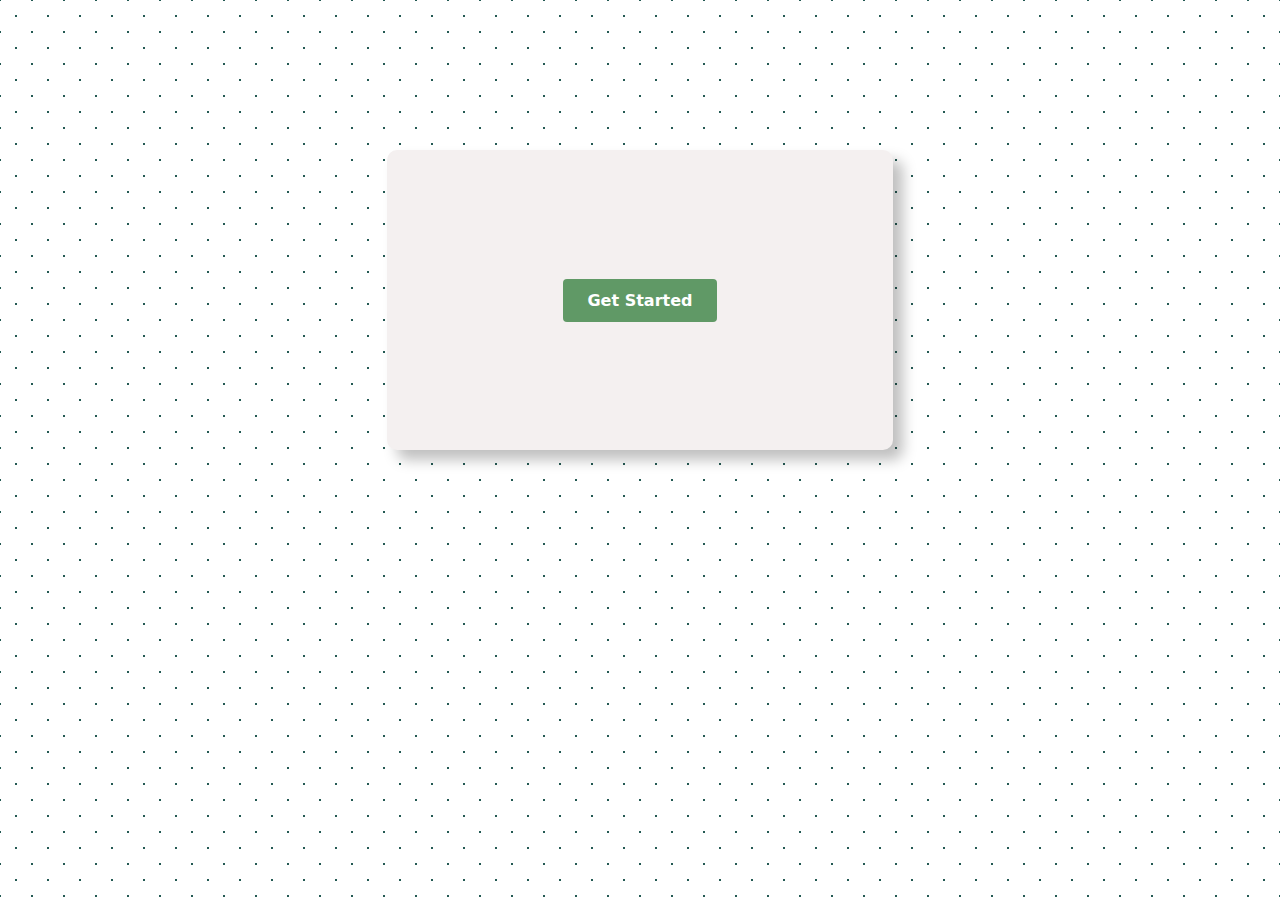
<file: index.html>
<!DOCTYPE html>
<html lang="en">
<head>
    <meta charset="UTF-8">
    <meta http-equiv="X-UA-Compatible" content="IE=edge">
    <meta name="viewport" content="width=device-width, initial-scale=1.0">
    <link rel="stylesheet" href="index.css">
    <title>Get Started</title>
</head>
<body>
    <div class="container">
        <a href="login.html" class="btn">Get Started</a>
    </div>
        
</body>
</html>
</file>
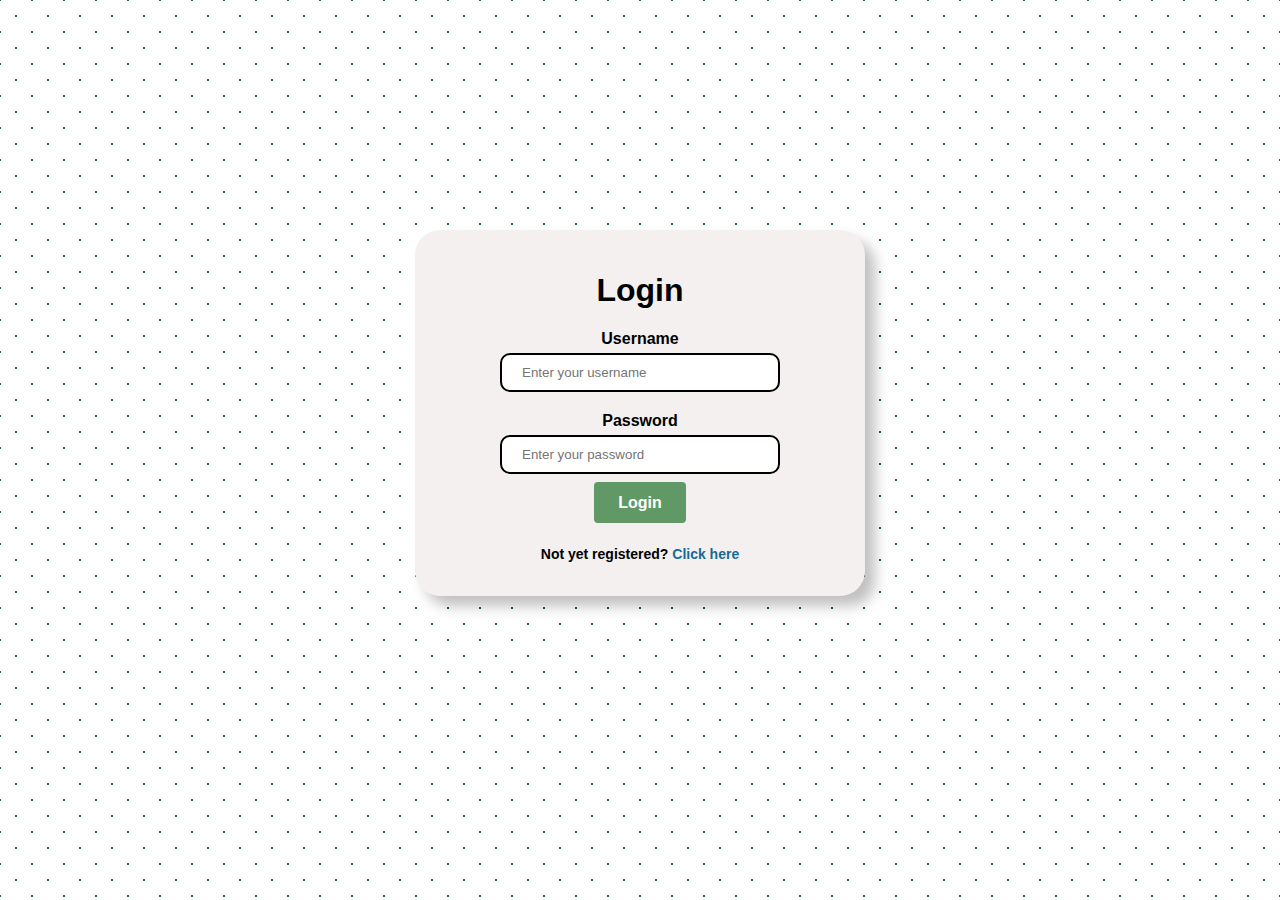
<file: login.html>
<!DOCTYPE html>
<html lang="en">
<head>
    <meta charset="UTF-8">
    <meta http-equiv="X-UA-Compatible" content="IE=edge">
    <meta name="viewport" content="width=device-width, initial-scale=1.0">
    <link rel="stylesheet" type="text/css" href="login.css">
    <title>Log In</title>
    
</head>
<body>
    <div class="container">
		<h1>Login</h1>
		<form>
			<label for="username">Username</label>
			<input type="text" id="username" name="username" placeholder="Enter your username">

			<label for="password">Password</label>
			<input type="password" id="password" name="password" placeholder="Enter your password">

			<a href="dashboard.html" class="login">Login</a>
		</form>
		<p>Not yet registered? <a href="registration.html">Click here</a></p>
	</div>

</body>
</html>
</file>
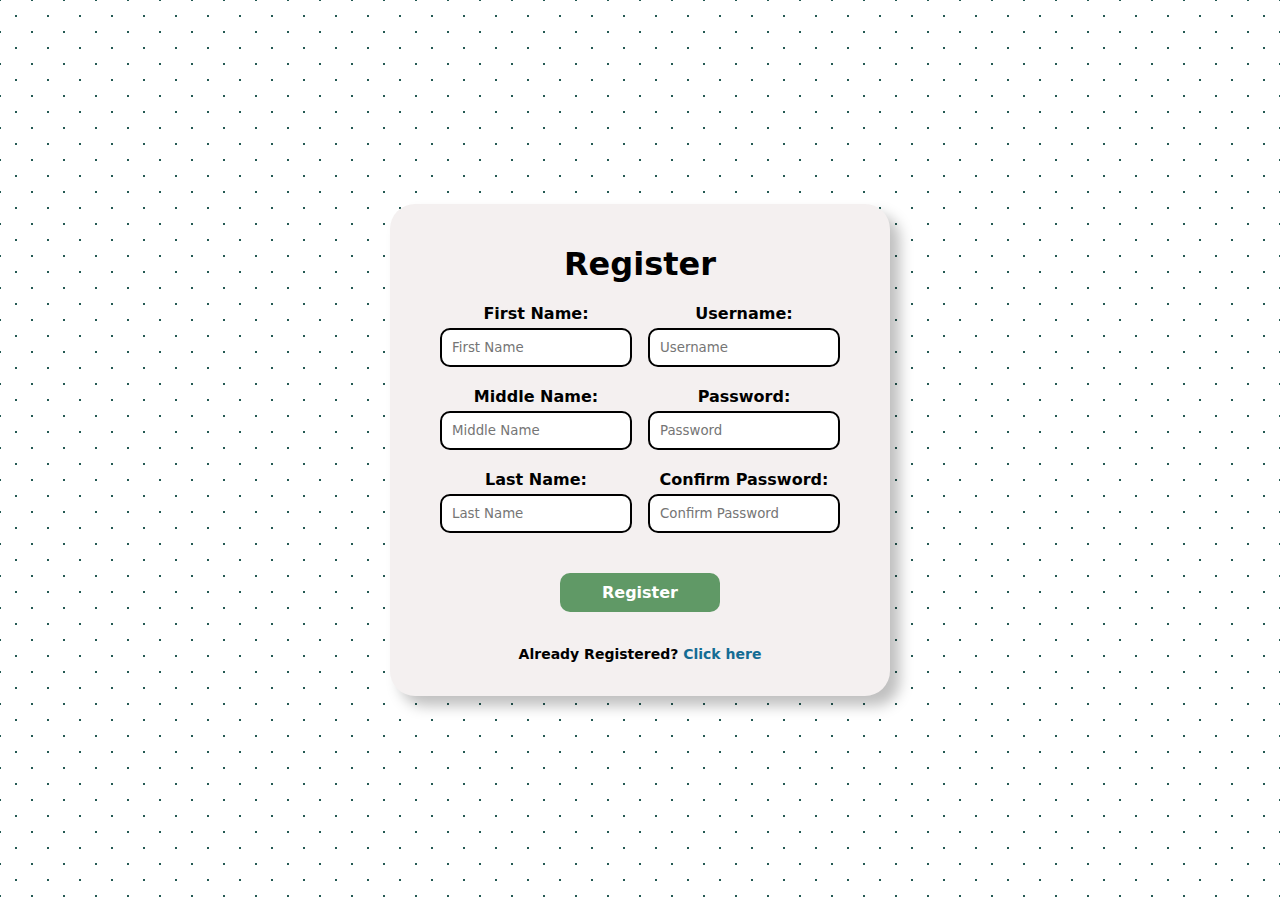
<file: registration.html>
<!DOCTYPE html>
<html lang="en">
<head>
    <meta charset="UTF-8">
    <meta http-equiv="X-UA-Compatible" content="IE=edge">
    <meta name="viewport" content="width=device-width, initial-scale=1.0">
    <link rel="stylesheet" href="registration.css">
    <title>Registration</title>
</head>
<body>
    <div class="container">
        <h1>Register</h1>
        
            <form action="insertuser.php" method="post">
                <div class="forms">
                <label for="first-name">First Name:</label>
                <input type="text" id="first-name" name="first-name" placeholder="First Name" required>
          
                <label for="middle-name">Middle Name:</label>
                <input type="text" id="middle-name" name="middle-name" placeholder="Middle Name">
          
        
                <label for="last-name">Last Name:</label>
                <input type="text" id="last-name" name="last-name" placeholder="Last Name" required>
          
                <label for="username">Username:</label>
                <input type="text" id="username" name="username" placeholder="Username" required>
         
                <label for="password">Password:</label>
                <input type="password" id="password" name="password" placeholder="Password" required>
    
                <label for="confirm-password">Confirm Password:</label>
                <input type="password" id="confirm-password" name="confirm-password" placeholder="Confirm Password" required>
            </div> 
        
                <button type="submit">Register</button>
            </form>
        
        
      <p>Already Registered? <a href="login.html">Click here</a></p>
    </div>
</body>
</html>
</file>
<file: index.css>
body{
    font-family: system-ui, -apple-system, BlinkMacSystemFont, 'Segoe UI', Roboto, Oxygen, Ubuntu, Cantarell, 'Open Sans', 'Helvetica Neue', sans-serif;
    background-image:  radial-gradient(#245953 0.8px, transparent 0.8px), radial-gradient(#245953 0.8px, #ffffff 0.8px);
    background-size: 32px 32px;
    background-position: 0 0,16px 16px;
}
.container{
    display: flex;
    justify-content: center;
    align-items: center;
    background-color: #f4f0f0;
    border-radius: 10px;
    box-shadow: 10px 10px 14px 0px rgba(0, 0, 0, 0.25);
    margin: 150px auto 0;
    width: 40%;
    height: 300px;
}
.btn {
    background-color: #609966;
    border: none;
    border-radius: 4px;
    padding: 12px 24px;
  }
.btn:hover{
    background-color: #245953;
    border: none;
    border-radius: 4px;
    padding: 12px 24px;
  }
  a {
    color: #fff;
    text-decoration: none;
    font-weight: bold;
  }
  @media (max-width: 600px){
    .container{
        display: flex;
        justify-content: center;
        background-color: #f4f0f0;
        border-radius: 10px;
        box-shadow: 10px 10px 14px 0px rgba(0, 0, 0, 0.25);
        margin: 30% auto;
        width: 90%;
        height: 500px;
    }
  }
</file>
<file: login.css>
*{
    font-family: Open Sans, 'Helvetica Neue', sans-serif;
}
body {
    display: flex;
    justify-content: center;
    align-items: center;
    height: 90vh;
    background-color: #ffffff;
    opacity: 1;
    background-image:  radial-gradient(#245953 0.8px, transparent 0.8px), radial-gradient(#245953 0.8px, #ffffff 0.8px);
    background-size: 32px 32px;
    background-position: 0 0,16px 16px;
}

.container {
    border-radius: 25px;
    max-width: 350px;
    background-color: #F4F0F0;
    box-shadow: 10px 10px 14px 0px rgba(0, 0, 0, 0.25);
    padding: 20px 50px;
    text-align: center;
}
label{
    font-weight: 700;
}
input[type="text"], input[type="password"] {
    width: 80%;
    padding: 10px;
    margin-top: 5px;
    border: 2px solid black;
    border-radius: 10px;
    box-sizing: border-box;
    margin-bottom: 20px;
    padding-left: 20px;
}

button[type="submit"] {
    background-color: #609966;
    color: #fff;
    border: none;
    border-radius: 10px;
    padding: 10px 20px;
    margin-top: 20px;
    cursor: pointer;
    width: 40%;
    font-weight: 700;
    font-size: 1em;
}
button[type="submit"]:hover{
    background-color: #245953;
}
.login {
    background-color: #609966;
    border: none;
    border-radius: 4px;
    padding: 12px 24px;
  }
.login:hover{
    background-color: #245953;
    border: none;
    border-radius: 4px;
    padding: 12px 24px;
  }
  a {
    color: #fff;
    text-decoration: none;
    font-weight: bold;
  }
.login{
    color: white;
}
a {
    color: #146C94;
    text-decoration: none;
}
p{
    padding-top: 20px;
    font-weight: 700;
    font-size: 14px;
}
</file>
<file: registration.css>
* {
    font-family: system-ui, -apple-system, BlinkMacSystemFont, 'Segoe UI', Roboto, Oxygen, Ubuntu, Cantarell, 'Open Sans', 'Helvetica Neue', sans-serif;
    box-sizing: border-box;
}
  
body {
    
    display: flex;
    justify-content: center;
    align-items: center;
    height: 100vh;
    margin: 0;
    background-color: #ffffff;
    opacity: 1;
    background-image:  radial-gradient(#245953 0.8px, transparent 0.8px), radial-gradient(#245953 0.8px, #ffffff 0.8px);
    background-size: 32px 32px;
    background-position: 0 0,16px 16px;
}
.container {
    max-width: 500px;
    background-color: #F4F0F0;
    box-shadow: 10px 10px 14px 0px rgba(0, 0, 0, 0.25);
    padding: 20px 50px;
    text-align: center;
    border-radius: 25px;
}
.forms{
    column-count: 2;
}

label {
    font-weight: 700;
}
input[type="text"],
input[type="password"] {
    padding: 10px;
    margin-top: 5px;
    border: 2px solid black;
    border-radius: 10px;
    box-sizing: border-box;
    margin-bottom: 20px;
    width: 100%;
}
  
button[type="submit"] {
    color: #fff;
    border: none;
    border-radius: 10px;
    padding: 10px 20px;
    margin-top: 20px;
    cursor: pointer;
    width: 40%;
    font-weight: 700;
    font-size: 1em;
    background-color: #609966;
}
button[type="submit"]:hover{
    background-color: #245953   ;
}
a {
    color: #146C94;
    text-decoration: none;
}
  
p {
    font-weight: 700;
    font-size: 14px;
    padding-top: 20px;
}
/* Scrollbar Style */
::-webkit-scrollbar {
    width: 0;
}
  
::-webkit-scrollbar-thumb {
    background-color: #888;
    border-radius: 10px;
}

/* Responsiveness*/
@media (max-width: 600px) {
body {
    display: flex;
    justify-content: center;
    align-items: center;
    background-color: #fff;
    height: 100%;
    margin: 60px 0;
    flex: 1;
}
    .container {
    width: 100%;
    margin: 0 20px 40px;
    display: block;
    overflow-y: auto;
}
.forms {
    column-count: 1;
}
input[type="text"],
input[type="password"]{
    padding: 10px;
}
button[type="submit"] {
    background-color: #609966;
    color: #fff;
    border: none;
    border-radius: 10px;
    padding: 10px 20px;
    margin-top: 20px;
    cursor: pointer;
    width: 50%;
    font-weight: 700;
    font-size: 1em;
    }
}
</file>
